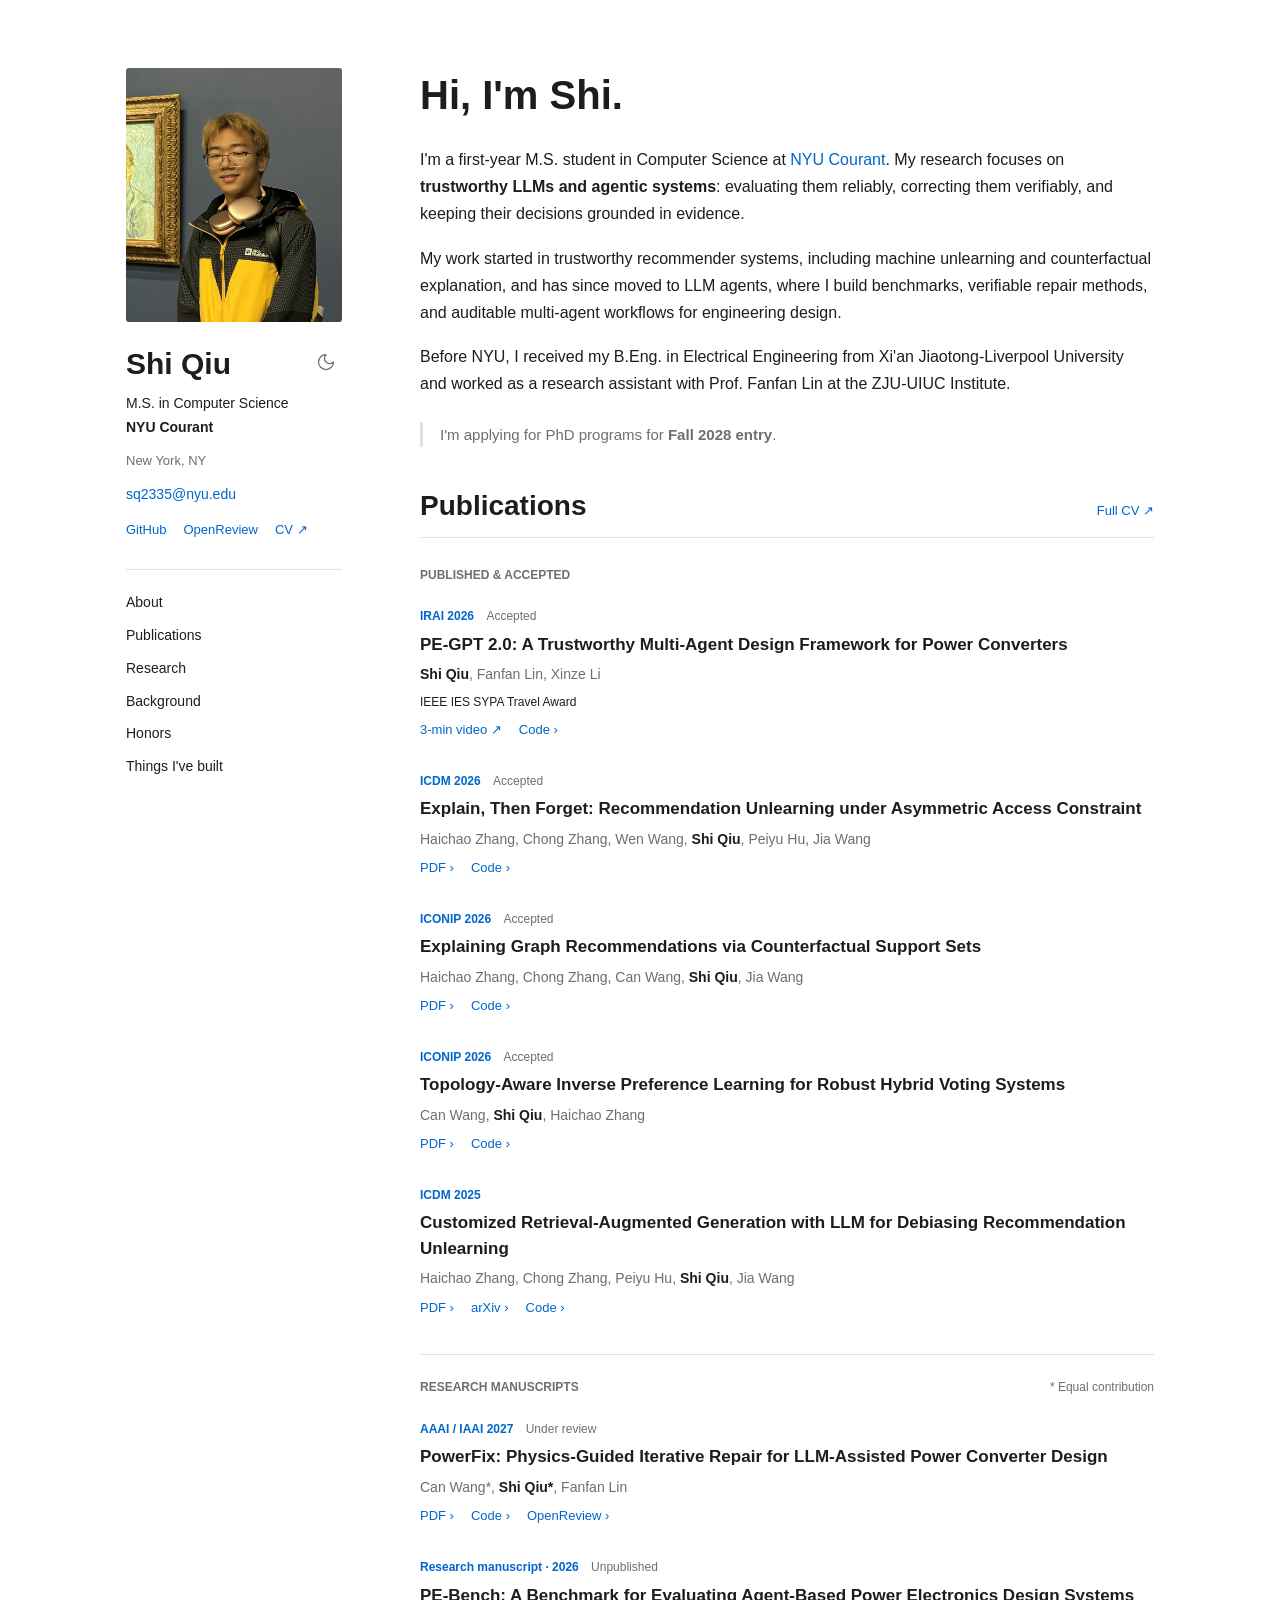
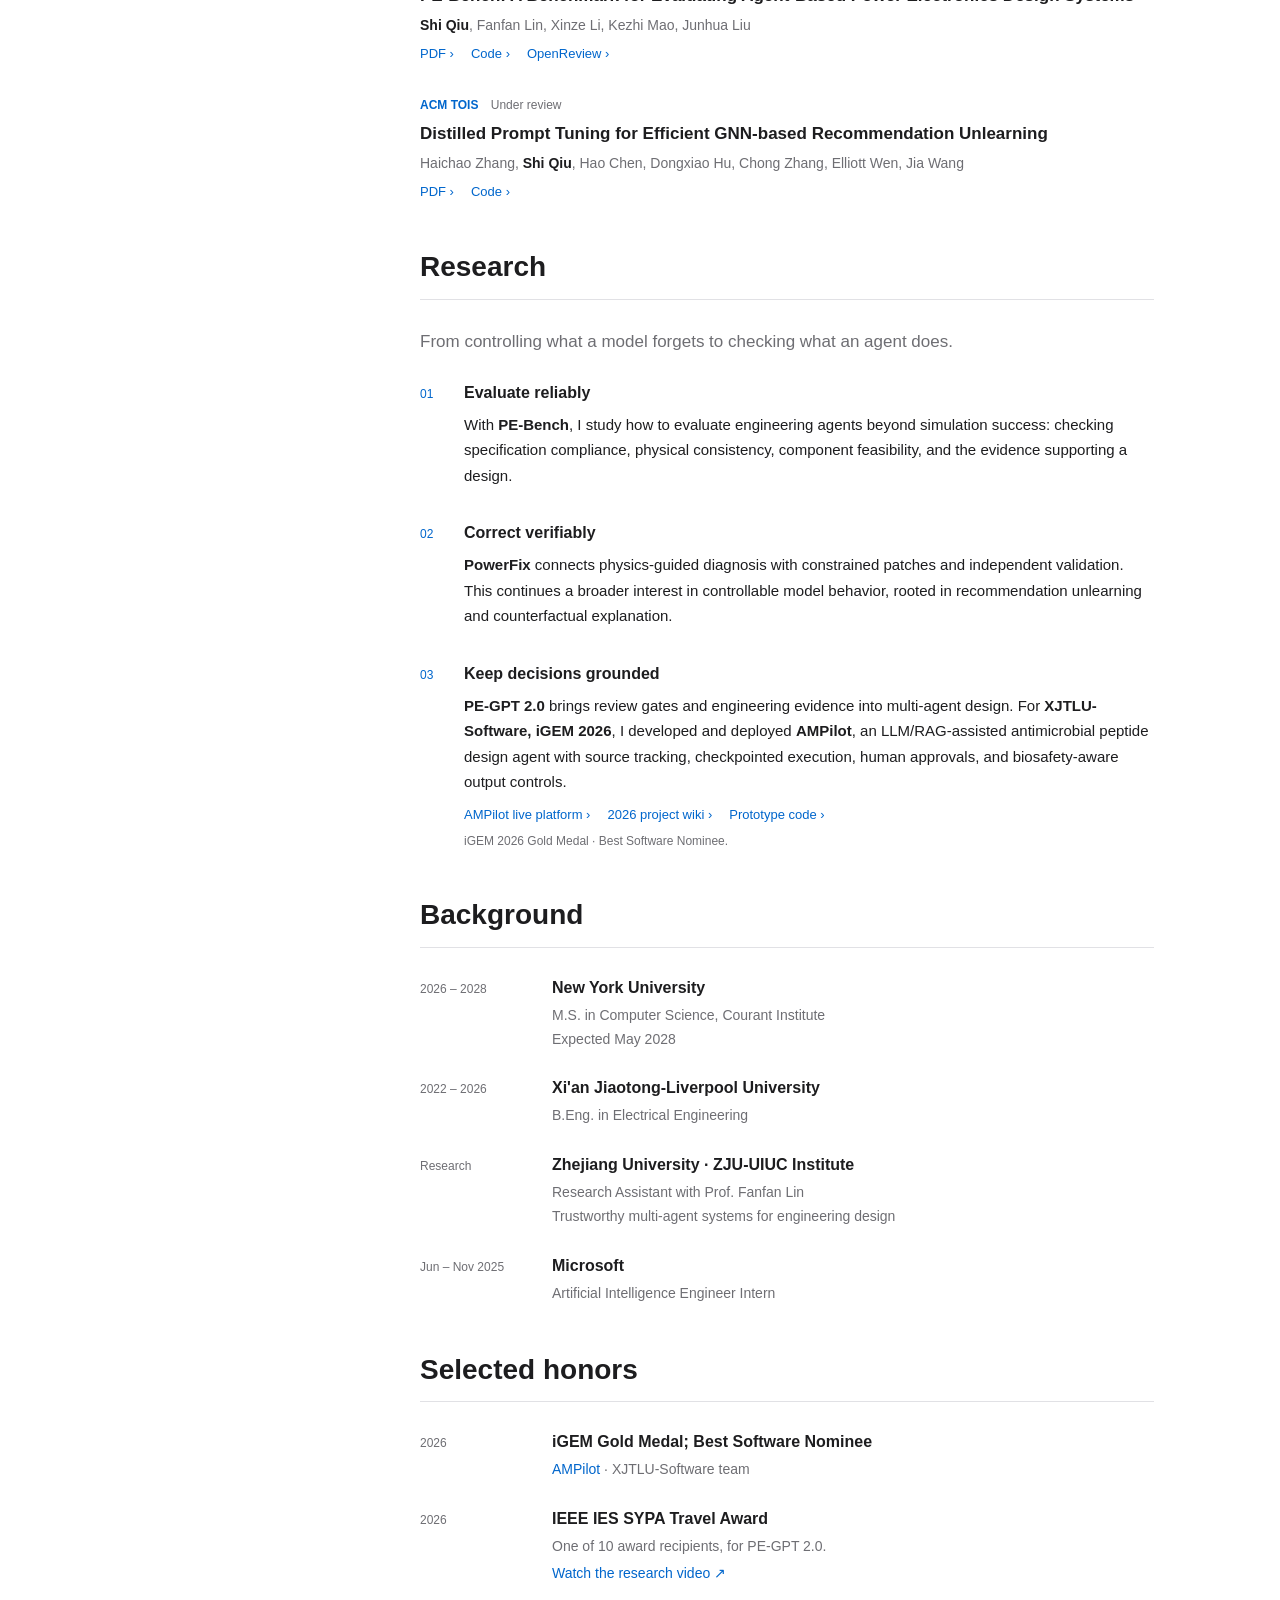
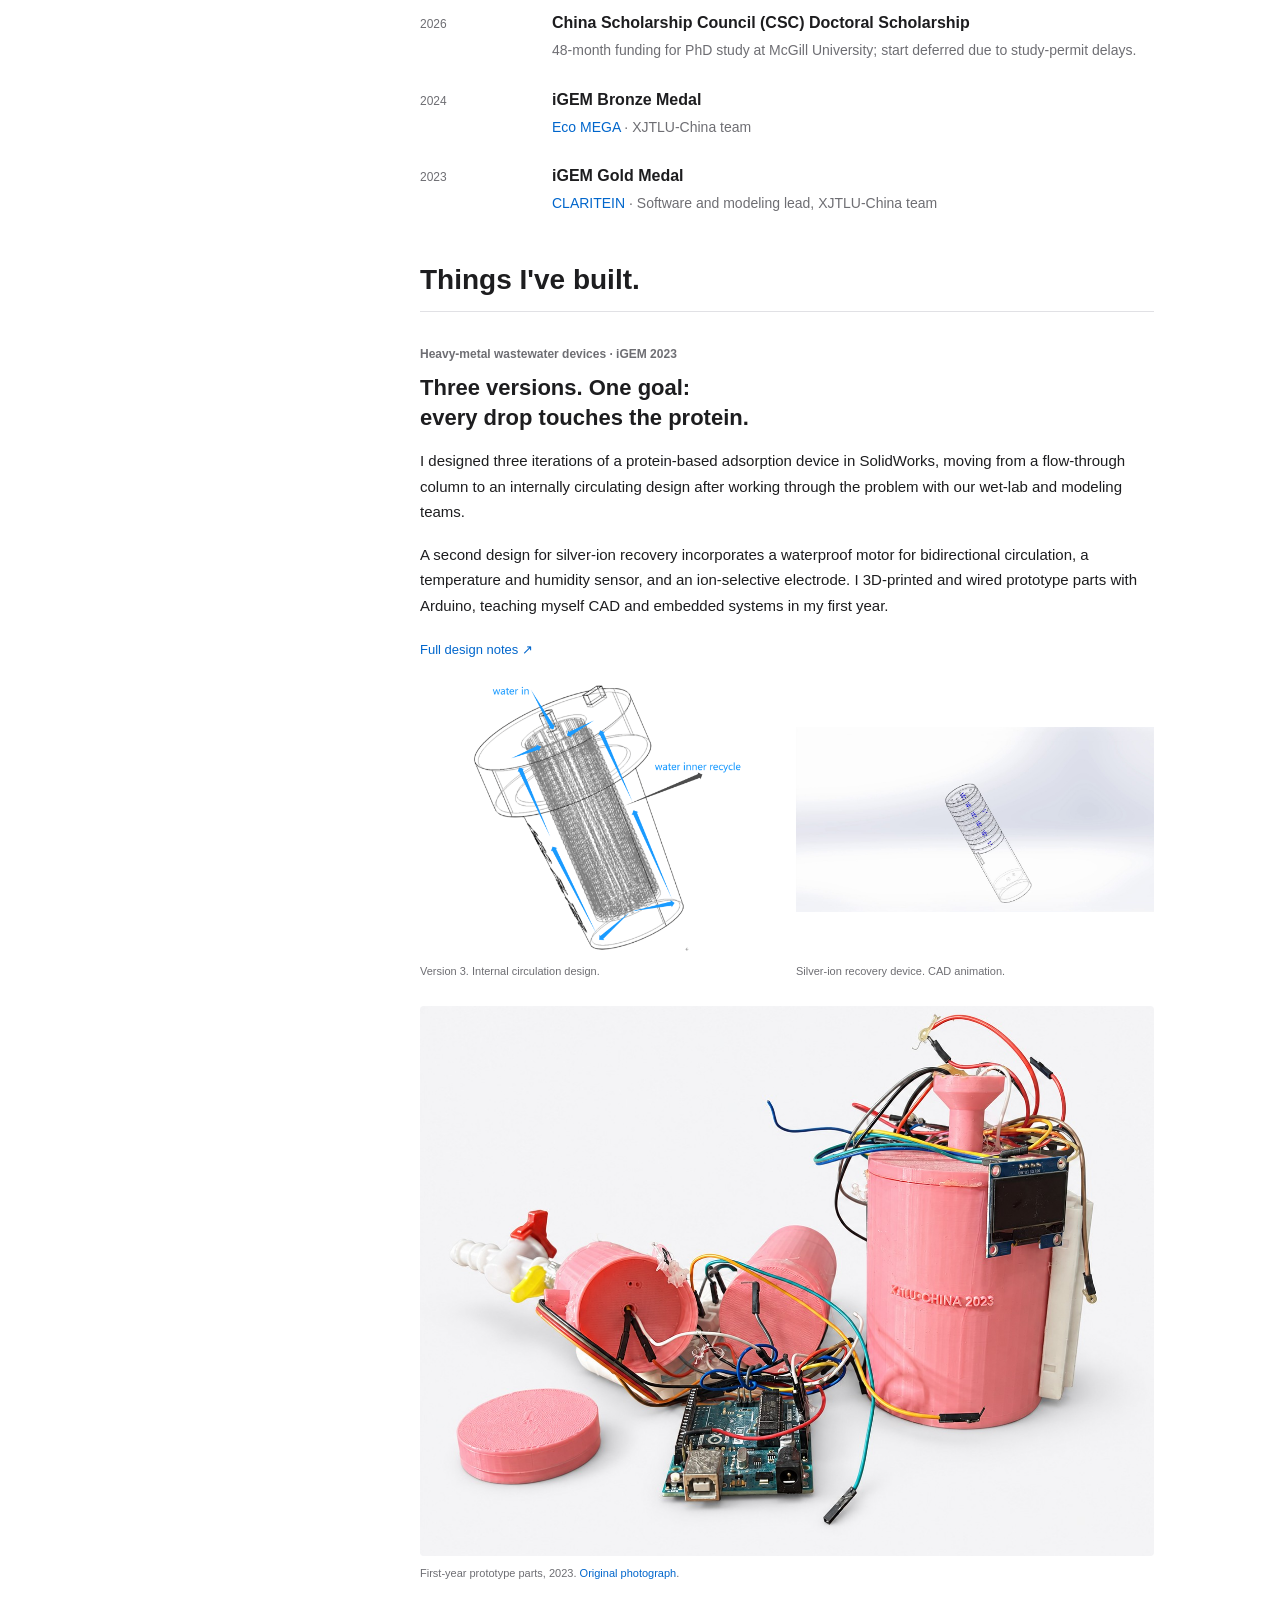
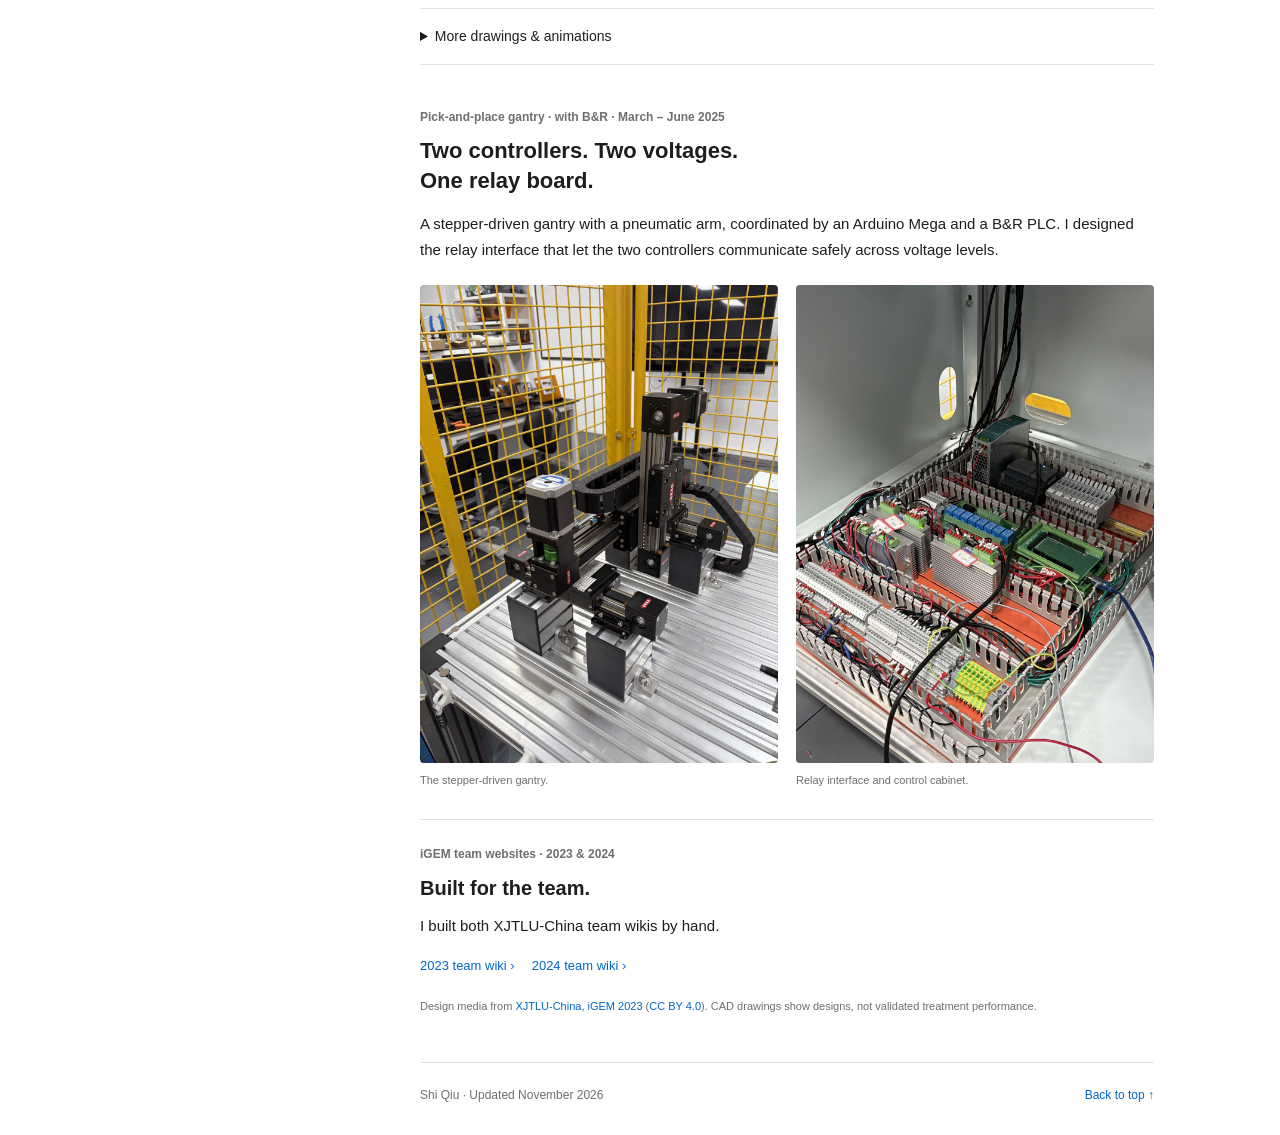
<file: docs/index.html>
<!doctype html>
<html lang="en">
<head>
  <meta charset="utf-8">
  <meta name="viewport" content="width=device-width, initial-scale=1">
  <meta name="description" content="Shi Qiu is an M.S. student at NYU Courant researching trustworthy LLMs and agentic systems: reliable evaluation, verifiable correction, and evidence-grounded decision-making.">
  <meta name="theme-color" content="#ffffff">
  <meta property="og:title" content="Shi Qiu | NYU Courant">
  <meta property="og:description" content="Trustworthy LLMs and agentic systems. Reliable evaluation, verifiable correction, and evidence-grounded decisions.">
  <meta property="og:type" content="website">
  <meta property="og:image" content="https://spongelovesorange.github.io/assets/shi-qiu.jpg">
  <link rel="canonical" href="https://spongelovesorange.github.io/">
  <link rel="icon" href="data:image/svg+xml,%3Csvg xmlns='http://www.w3.org/2000/svg' viewBox='0 0 64 64'%3E%3Crect width='64' height='64' rx='8' fill='%231b514b'/%3E%3Ctext x='32' y='43' text-anchor='middle' font-family='Georgia' font-size='38' fill='white'%3EQ%3C/text%3E%3C/svg%3E">
  <link rel="stylesheet" href="assets/style.css">
  <link rel="stylesheet" href="assets/academic.css">
  <script src="assets/theme.js"></script>
  <script src="assets/site.js" defer></script>
  <title>Shi Qiu | NYU Courant</title>
</head>
<body>
  <a class="skip" href="#main">Skip to content</a>
  <div class="layout" id="home">
    <aside class="profile" aria-label="Profile and navigation">
      <a class="portrait-link" href="assets/shi-qiu.jpg" aria-label="View photo of Shi Qiu"><img class="portrait" src="assets/shi-qiu.jpg" alt="Shi Qiu at an art museum" width="720" height="960" fetchpriority="high"></a>
      <div class="profile-copy">
        <p class="profile-name">Shi Qiu</p>
        <button class="theme-toggle" type="button" aria-label="Switch to dark mode" title="Switch to dark mode" hidden>
      <!-- Lucide moon icon, ISC license; see assets/lucide-LICENSE. -->
      <svg class="moon" aria-hidden="true" width="20" height="20" viewBox="0 0 24 24" fill="none" stroke="currentColor" stroke-width="1.5" stroke-linecap="round" stroke-linejoin="round"><path d="M12 3a6 6 0 0 0 9 9 9 9 0 1 1-9-9Z"/></svg>
      <svg class="sun" aria-hidden="true" width="20" height="20" viewBox="0 0 24 24" fill="none" stroke="currentColor" stroke-width="1.5" stroke-linecap="round" stroke-linejoin="round"><circle cx="12" cy="12" r="4"/><path d="M12 2v2M12 20v2m-7.07-17.07 1.41 1.41m11.32 11.32 1.41 1.41M2 12h2M20 12h2m-13.66 5.66-1.41 1.41m14.14-14.14-1.41 1.41"/></svg>
        </button>
        <p class="position">M.S. in Computer Science<br><span>NYU Courant</span></p>
        <p class="location">New York, NY</p>
        <a class="email" href="mailto:sq2335@nyu.edu">sq2335@nyu.edu</a>
        <div class="social"><a href="https://github.com/spongelovesorange">GitHub</a><a href="https://openreview.net/profile?id=~Shi_Qiu7">OpenReview</a><a href="files/Shi_Qiu_CV.pdf">CV <span aria-hidden="true">&#8599;</span></a></div>
      </div>
      <nav aria-label="Main navigation"><a href="#about">About</a><a href="#publications">Publications</a><a href="#research">Research</a><a href="#background">Background</a><a href="#honors">Honors</a><a href="#built">Things I've built</a></nav>
    </aside>
    <main id="main">
      <section id="about" class="about"><div class="section-inner">
      <div class="about-copy">
        <h1>Hi, I'm Shi.</h1>
        <p>I'm a first-year M.S. student in Computer Science at <a href="https://cs.nyu.edu/">NYU Courant</a>. My research focuses on <strong>trustworthy LLMs and agentic systems</strong>: evaluating them reliably, correcting them verifiably, and keeping their decisions grounded in evidence.</p>
        <p>My work started in trustworthy recommender systems, including machine unlearning and counterfactual explanation, and has since moved to LLM agents, where I build benchmarks, verifiable repair methods, and auditable multi-agent workflows for engineering design.</p>
        <p>Before NYU, I received my B.Eng. in Electrical Engineering from Xi'an Jiaotong-Liverpool University and worked as a research assistant with Prof. Fanfan Lin at the ZJU-UIUC Institute.</p>
        <p class="phd-note">I'm applying for PhD programs for <strong>Fall 2028 entry</strong>.</p>
      </div></div></section>

      <section id="publications"><div class="section-inner">
        <div class="section-heading"><h2>Publications</h2><a href="files/Shi_Qiu_CV.pdf">Full CV <span aria-hidden="true">&#8599;</span></a></div>
        <h3 class="group-heading">Published &amp; accepted</h3>
        <ol class="papers">
          <li class="paper">
            <p class="venue">IRAI 2026 <span>Accepted</span></p>
            <h4>PE-GPT 2.0: A Trustworthy Multi-Agent Design Framework for Power Converters</h4>
            <p class="authors"><strong>Shi Qiu</strong>, Fanfan Lin, Xinze Li</p>
            <p class="recognition">IEEE IES SYPA Travel Award</p>
            <div class="paper-links"><a href="https://www.youtube.com/watch?v=JzlFLe246RY">3-min video <span aria-hidden="true">&#8599;</span></a><a href="https://github.com/spongelovesorange/PE-MAS">Code</a></div>
          </li>
          <li class="paper">
            <p class="venue">ICDM 2026 <span>Accepted</span></p>
            <h4>Explain, Then Forget: Recommendation Unlearning under Asymmetric Access Constraint</h4>
            <p class="authors">Haichao Zhang, Chong Zhang, Wen Wang, <strong>Shi Qiu</strong>, Peiyu Hu, Jia Wang</p>
            <div class="paper-links"><a href="papers/ceu-explain-then-forget.pdf">PDF</a><a href="https://github.com/zhanghaichao520/Explain-and-Forget">Code</a></div>
          </li>
          <li class="paper">
            <p class="venue">ICONIP 2026 <span>Accepted</span></p>
            <h4>Explaining Graph Recommendations via Counterfactual Support Sets</h4>
            <p class="authors">Haichao Zhang, Chong Zhang, Can Wang, <strong>Shi Qiu</strong>, Jia Wang</p>
            <div class="paper-links"><a href="papers/counterfactual-support-sets.pdf">PDF</a><a href="https://github.com/zhang-haichao/CoSRec">Code</a></div>
          </li>
          <li class="paper">
            <p class="venue">ICONIP 2026 <span>Accepted</span></p>
            <h4>Topology-Aware Inverse Preference Learning for Robust Hybrid Voting Systems</h4>
            <p class="authors">Can Wang, <strong>Shi Qiu</strong>, Haichao Zhang</p>
            <div class="paper-links"><a href="papers/topology-aware-inverse-preference-learning.pdf">PDF</a><a href="https://github.com/canwang217/Topology-Aware-Inverse-Preference-Learning">Code</a></div>
          </li>
          <li class="paper">
            <p class="venue">ICDM 2025</p>
            <h4>Customized Retrieval-Augmented Generation with LLM for Debiasing Recommendation Unlearning</h4>
            <p class="authors">Haichao Zhang, Chong Zhang, Peiyu Hu, <strong>Shi Qiu</strong>, Jia Wang</p>
            <div class="paper-links"><a href="papers/rag-recommendation-unlearning.pdf">PDF</a><a href="https://arxiv.org/abs/2511.05494">arXiv</a><a href="https://github.com/zhanghaichao520/LLM_rec_unlearning">Code</a></div>
          </li>
        </ol>

        <div class="group-heading manuscript-heading"><h3>Research manuscripts</h3><span>* Equal contribution</span></div>
        <ol class="papers" start="6">
          <li class="paper">
            <p class="venue">AAAI / IAAI 2027 <span>Under review</span></p>
            <h4>PowerFix: Physics-Guided Iterative Repair for LLM-Assisted Power Converter Design</h4>
            <p class="authors">Can Wang*, <strong>Shi Qiu*</strong>, Fanfan Lin</p>
            <div class="paper-links"><a href="papers/powerfix.pdf">PDF</a><a href="https://github.com/spongelovesorange/PowerFix">Code</a><a href="https://openreview.net/forum?id=22osZ1WNTX">OpenReview</a></div>
          </li>
          <li class="paper">
            <p class="venue">Research manuscript &middot; 2026 <span>Unpublished</span></p>
            <h4>PE-Bench: A Benchmark for Evaluating Agent-Based Power Electronics Design Systems</h4>
            <p class="authors"><strong>Shi Qiu</strong>, Fanfan Lin, Xinze Li, Kezhi Mao, Junhua Liu</p>
            <div class="paper-links"><a href="papers/pe-bench.pdf">PDF</a><a href="https://github.com/spongelovesorange/PE-Bench">Code</a><a href="https://openreview.net/forum?id=fXrhGKmjPn">OpenReview</a></div>
          </li>
          <li class="paper">
            <p class="venue">ACM TOIS <span>Under review</span></p>
            <h4>Distilled Prompt Tuning for Efficient GNN-based Recommendation Unlearning</h4>
            <p class="authors">Haichao Zhang, <strong>Shi Qiu</strong>, Hao Chen, Dongxiao Hu, Chong Zhang, Elliott Wen, Jia Wang</p>
            <div class="paper-links"><a href="papers/distilled-prompt-unlearning.pdf">PDF</a><a href="https://github.com/zhanghaichao520/Prompt-Unlearning">Code</a></div>
          </li>
        </ol>
      </div></section>

      <section id="research"><div class="section-inner">
        <div class="section-heading"><h2>Research</h2></div>
        <p class="section-intro">From controlling what a model forgets to checking what an agent does.</p>
        <article class="research-row"><span class="research-number">01</span><div><h3>Evaluate reliably</h3><p>With <strong>PE-Bench</strong>, I study how to evaluate engineering agents beyond simulation success: checking specification compliance, physical consistency, component feasibility, and the evidence supporting a design.</p></div></article>
        <article class="research-row"><span class="research-number">02</span><div><h3>Correct verifiably</h3><p><strong>PowerFix</strong> connects physics-guided diagnosis with constrained patches and independent validation. This continues a broader interest in controllable model behavior, rooted in recommendation unlearning and counterfactual explanation.</p></div></article>
        <article class="research-row"><span class="research-number">03</span><div><h3>Keep decisions grounded</h3><p><strong>PE-GPT 2.0</strong> brings review gates and engineering evidence into multi-agent design. For <strong>XJTLU-Software, iGEM 2026</strong>, I developed and deployed <strong>AMPilot</strong>, an LLM/RAG-assisted antimicrobial peptide design agent with source tracking, checkpointed execution, human approvals, and biosafety-aware output controls.</p><div class="paper-links"><a href="https://ampilotlab.com">AMPilot live platform</a><a href="https://2026.igem.wiki/xjtlu-software/">2026 project wiki</a><a href="https://github.com/spongelovesorange/Aegis-AMP">Prototype code</a></div><p class="project-note">iGEM 2026 Gold Medal &middot; Best Software Nominee.</p></div></article>
      </div></section>

      <section id="background"><div class="section-inner">
        <div class="section-heading"><h2>Background</h2></div>
        <div class="background-row"><span class="date">2026 &ndash; 2028</span><div><h3>New York University</h3><p>M.S. in Computer Science, Courant Institute<br>Expected May 2028</p></div></div>
        <div class="background-row"><span class="date">2022 &ndash; 2026</span><div><h3>Xi'an Jiaotong-Liverpool University</h3><p>B.Eng. in Electrical Engineering</p></div></div>
        <div class="background-row"><span class="date">Research</span><div><h3>Zhejiang University &middot; ZJU-UIUC Institute</h3><p>Research Assistant with Prof. Fanfan Lin<br>Trustworthy multi-agent systems for engineering design</p></div></div>
        <div class="background-row"><span class="date">Jun &ndash; Nov 2025</span><div><h3>Microsoft</h3><p>Artificial Intelligence Engineer Intern</p></div></div>
      </div></section>

      <section id="honors"><div class="section-inner">
        <div class="section-heading"><h2>Selected honors</h2></div>
        <div class="honor"><span class="date">2026</span><div><h3>iGEM Gold Medal; Best Software Nominee</h3><p><a href="https://2026.igem.wiki/xjtlu-software/">AMPilot</a> &middot; XJTLU-Software team</p></div></div>
        <div class="honor"><span class="date">2026</span><div><h3>IEEE IES SYPA Travel Award</h3><p>One of 10 award recipients, for PE-GPT 2.0.</p><a href="https://www.youtube.com/watch?v=JzlFLe246RY">Watch the research video <span aria-hidden="true">&#8599;</span></a></div></div>
        <div class="honor"><span class="date">2026</span><div><h3>China Scholarship Council (CSC) Doctoral Scholarship</h3><p>48-month funding for PhD study at McGill University; start deferred due to study-permit delays.</p></div></div>
        <div class="honor"><span class="date">2024</span><div><h3>iGEM Bronze Medal</h3><p><a href="https://2024.igem.wiki/xjtlu-china/index.html">Eco MEGA</a> &middot; XJTLU-China team</p></div></div>
        <div class="honor"><span class="date">2023</span><div><h3>iGEM Gold Medal</h3><p><a href="https://2023.igem.wiki/xjtlu-china/">CLARITEIN</a> &middot; Software and modeling lead, XJTLU-China team</p></div></div>
      </div></section>
      <section id="built"><div class="section-inner">
        <div class="section-heading reveal"><h2>Things I've built.</h2></div>
        <article class="build-project">
          <div class="build-copy reveal"><p class="eyebrow">Heavy-metal wastewater devices &middot; iGEM 2023</p><h3>Three versions. One goal:<br>every drop touches the protein.</h3><p>I designed three iterations of a protein-based adsorption device in SolidWorks, moving from a flow-through column to an internally circulating design after working through the problem with our wet-lab and modeling teams.</p><p>A second design for silver-ion recovery incorporates a waterproof motor for bidirectional circulation, a temperature and humidity sensor, and an ion-selective electrode. I 3D-printed and wired prototype parts with Arduino, teaching myself CAD and embedded systems in my first year.</p><a href="https://2023.igem.wiki/xjtlu-china/hardware.html">Full design notes &#8599;</a></div>
          <div class="cad-gallery reveal">
            <figure><a href="assets/hardware/hardware3.jpg"><img src="assets/hardware/hardware3.jpg" alt="Third iteration CAD drawing showing the internal circulation path" loading="lazy"></a><figcaption>Version 3. Internal circulation design.</figcaption></figure>
            <figure><video autoplay loop muted playsinline preload="metadata" poster="assets/hardware/hardware9-poster.jpg" aria-label="Silver-ion device CAD animation"><source src="assets/hardware/hardware9.mp4" type="video/mp4"></video><figcaption>Silver-ion recovery device. CAD animation.</figcaption></figure>
          </div>
          <figure class="prototype-figure reveal"><a href="assets/igem-prototypes.jpg" aria-label="View original iGEM prototype photograph"><img src="assets/igem-prototypes-cutout.jpg" width="1448" height="1086" alt="Pink prototype parts, Arduino, OLED, and connecting wires" loading="lazy"></a><figcaption>First-year prototype parts, 2023. <a href="assets/igem-prototypes.jpg">Original photograph</a>.</figcaption></figure>
          <details class="design-archive"><summary>More drawings &amp; animations</summary><div class="archive-grid" id="design-gallery">
            <figure><a href="assets/hardware/hardware1.jpg"><img src="assets/hardware/hardware1.jpg" alt="First version flow-through column CAD drawing" loading="lazy"></a><figcaption>Version 1. Flow-through column.</figcaption></figure>
            <figure><video autoplay muted loop playsinline preload="metadata" poster="assets/hardware/hardware-for-heavy-metal-poster.jpg" aria-label="Heavy-metal adsorption device animation"><source src="assets/hardware/hardware-for-heavy-metal.mp4" type="video/mp4"></video><figcaption>Initial device animation. <a href="assets/hardware/hardware-for-heavy-metal.gif">Original GIF</a></figcaption></figure>
            <figure><a href="assets/hardware/hardware2.jpg"><img src="assets/hardware/hardware2.jpg" alt="Second version device cross-section and dimensions" loading="lazy"></a><figcaption>Version 2. Cross-section and dimensions.</figcaption></figure>
            <figure><a href="assets/hardware/hardware-12.jpg"><img src="assets/hardware/hardware-12.jpg" alt="Fabricated internal prototype structure" loading="lazy"></a><figcaption>Internal prototype structure.</figcaption></figure>
            <figure><a href="assets/hardware/hardware4.jpg"><img src="assets/hardware/hardware4.jpg" alt="Silver-ion device sensor and motor design" loading="lazy"></a><figcaption>Silver-ion device. Sensors and motor.</figcaption></figure>
            <figure><a href="assets/hardware/hardware5.jpg"><img src="assets/hardware/hardware5.jpg" alt="Silver-ion device assembly design" loading="lazy"></a><figcaption>Assembly design.</figcaption></figure>
            <figure><a href="assets/hardware/hardware6.jpg"><img src="assets/hardware/hardware6.jpg" alt="Adsorption carrier design" loading="lazy"></a><figcaption>Adsorption carrier.</figcaption></figure>
            <figure><video autoplay muted loop playsinline preload="metadata" poster="assets/hardware/hardware-10-poster.jpg" aria-label="Silver-ion device internal CAD animation"><source src="assets/hardware/hardware-10.mp4" type="video/mp4"></video><figcaption>Internal assembly animation. <a href="assets/hardware/hardware-10.gif">Original GIF</a></figcaption></figure>
            <figure><a href="assets/hardware/hardware7.jpg"><img src="assets/hardware/hardware7.jpg" alt="Silver-ion recovery hardware model" loading="lazy"></a><figcaption>Silver-ion recovery model.</figcaption></figure>
            <figure><a href="assets/hardware/hardware8.jpg"><img src="assets/hardware/hardware8.jpg" alt="Protein membrane placement in the device" loading="lazy"></a><figcaption>Protein membrane placement.</figcaption></figure>
          </div></details>
        </article>
        <article class="build-project">
          <div class="build-copy reveal"><p class="eyebrow">Pick-and-place gantry &middot; with B&amp;R &middot; March &ndash; June 2025</p><h3>Two controllers. Two voltages.<br>One relay board.</h3><p>A stepper-driven gantry with a pneumatic arm, coordinated by an Arduino Mega and a B&amp;R PLC. I designed the relay interface that let the two controllers communicate safely across voltage levels.</p></div>
          <div class="hardware-gallery reveal">
            <figure><a href="assets/br-gantry.jpg"><img src="assets/br-gantry.jpg" width="1200" height="1600" loading="lazy" alt="Stepper-driven gantry inside a yellow safety enclosure"></a><figcaption>The stepper-driven gantry.</figcaption></figure>
            <figure><a href="assets/br-controls.jpg"><img src="assets/br-controls.jpg" width="1200" height="1600" loading="lazy" alt="Control cabinet containing motor drivers, relay board, and Arduino interface wiring"></a><figcaption>Relay interface and control cabinet.</figcaption></figure>
          </div>
        </article>
        <article class="wiki-project reveal"><p class="eyebrow">iGEM team websites &middot; 2023 &amp; 2024</p><h3>Built for the team.</h3><p>I built both XJTLU-China team wikis by hand.</p><div class="paper-links"><a href="https://2023.igem.wiki/xjtlu-china/">2023 team wiki</a><a href="https://2024.igem.wiki/xjtlu-china/index.html">2024 team wiki</a></div></article>
        <p class="source-note">Design media from <a href="https://2023.igem.wiki/xjtlu-china/hardware.html">XJTLU-China, iGEM 2023</a> (<a href="https://creativecommons.org/licenses/by/4.0/">CC BY 4.0</a>). CAD drawings show designs, not validated treatment performance.</p>
      </div></section>
      <footer><div class="section-inner"><span>Shi Qiu &middot; Updated November 2026</span><a href="#home">Back to top &#8593;</a></div></footer>
    </main>
  </div>
</body>
</html>
</file>
<file: docs/assets/style.css>
:root{color-scheme:light;--ink:#252d2a;--muted:#69716c;--accent:#246257;--line:#dce1db;--paper:#fafbf9}
*{box-sizing:border-box}
html{scroll-behavior:smooth;scroll-padding-top:40px}
body{margin:0;background:var(--paper);color:var(--ink);font-family: -apple-system,BlinkMacSystemFont,"Segoe UI",sans-serif;font-size:16px;line-height:1.7;letter-spacing:0}
a{color:var(--accent);text-decoration:none;text-underline-offset:4px}
a:hover{text-decoration:underline}
a:focus-visible{outline:2px solid var(--accent);outline-offset:5px;border-radius:2px}
strong{font-weight:600}
p{margin:0 0 17px}
h1,h2,h3,h4{margin:0;font-weight:500}
h1,h2,.name{font-family:Georgia,"Times New Roman",serif}
h1{font-size:44px;line-height:1.2;margin-bottom:27px}
h2{font-size:30px;line-height:1.3}
h3{font-size:16px;font-weight:600;line-height:1.5}
h4{font-size:17px;font-weight:600;line-height:1.5}
.layout{max-width:1120px;margin:0 auto;padding:68px 46px 0;display:grid;grid-template-columns:216px minmax(0,1fr);gap:78px}
.profile{position:sticky;top:40px;align-self:start}
.portrait-link{display:block;width:100%;aspect-ratio:4/4.7;margin-bottom:23px;overflow:hidden;border-radius:3px;background:#e5e7e2}
.portrait{display:block;width:100%;height:100%;object-fit:cover;object-position:75% 62%;transform:scale(1.5);transform-origin:76% 62%}
.name{font-size:34px;line-height:1.25;color:var(--ink)}
.position{font-size:14px;line-height:1.7;margin-top:10px;margin-bottom:10px}
.position span{font-weight:600}
.location{font-size:13px;color:var(--muted);margin-bottom:8px}
.email{font-size:14px}
.social{display:flex;gap:17px;flex-wrap:wrap;font-size:13px;margin-top:12px}
nav{border-top:1px solid var(--line);margin-top:28px;padding-top:21px;display:flex;flex-direction:column;gap:9px;font-size:14px}
nav a{color:var(--ink);width:fit-content}
nav a:hover{color:var(--accent)}
.sidebar-note{font-family:Georgia,serif;font-size:14px;line-height:1.6;color:var(--muted);margin-top:32px;font-style:italic}
section{scroll-margin-top:30px;padding-bottom:46px}
.eyebrow{font-size:12px;font-weight:600;color:var(--accent);margin:0 0 18px}
.about{padding-top:3px;padding-bottom:41px}
.phd-note{margin:24px 0 0;padding-left:17px;border-left:3px solid #b67a35;font-size:15px}
.section-heading{border-bottom:1px solid var(--line);display:flex;align-items:baseline;justify-content:space-between;gap:12px;padding-bottom:13px;margin-bottom:26px}
.section-heading>a{font-size:13px;white-space:nowrap}
.group-heading{font-size:12px;color:var(--muted);font-weight:600;margin-bottom:22px;text-transform:uppercase}
.papers{padding:0;margin:0;list-style:none}
.paper{margin-bottom:28px}
.paper:last-child{margin-bottom:0}
.venue{font-size:12px;color:var(--accent);font-weight:600;line-height:1.7;margin:0 0 5px}
.venue span{color:var(--muted);font-weight:400;display:inline-block;margin-left:9px}
.authors{font-size:14px;line-height:1.65;color:#606862;margin:6px 0}
.authors strong{color:var(--ink)}
.paper-links{display:flex;flex-wrap:wrap;gap:17px;font-size:13px;font-weight:500;margin-top:6px}
.recognition{font-size:12px;color:#80521c;margin:6px 0 0}
.manuscript-heading{display:flex;align-items:baseline;justify-content:space-between;flex-wrap:wrap;gap:8px;margin-top:35px;padding-top:22px;border-top:1px solid var(--line)}
.manuscript-heading h3{font-size:12px}
.manuscript-heading span{font-size:12px;text-transform:none;font-weight:400}
.section-intro{color:var(--muted);font-family:Georgia,serif;font-size:18px;line-height:1.6;margin-bottom:26px}
.research-row{display:grid;grid-template-columns:28px minmax(0,1fr);gap:16px;margin-bottom:24px}
.research-row:last-child{margin-bottom:0}
.research-number{font-size:12px;color:var(--accent);line-height:26px;font-variant-numeric:tabular-nums}
.research-row h3{margin-bottom:7px}
.research-row p{font-size:15px;margin-bottom:9px}
.research-row a{font-size:13px}
.research-row .project-note{font-size:12px;color:var(--muted);margin-top:5px;margin-bottom:0}
.background-row,.honor{display:grid;grid-template-columns:112px minmax(0,1fr);gap:20px;margin-bottom:25px}
.background-row:last-child,.honor:last-child{margin-bottom:0}
.date{font-size:12px;color:var(--muted);padding-top:3px}
.background-row p,.honor p{font-size:14px;color:#606862;margin:4px 0 0;line-height:1.7}
.honor a{font-size:14px}
footer{font-size:12px;color:var(--muted);border-top:1px solid var(--line);padding:22px 0 30px;display:flex;justify-content:space-between;gap:15px;flex-wrap:wrap}
.skip{position:absolute;left:10px;top:-100px;background:white;padding:8px 16px;z-index:10}
.skip:focus{top:10px}
@media(min-width:1400px){.layout{max-width:1180px;gap:98px;padding-top:82px}}
@media(max-width:900px){.layout{padding:42px 30px 0;grid-template-columns:175px minmax(0,1fr);gap:42px}.name{font-size:30px}.social{gap:12px}.sidebar-note{display:none}h1{font-size:38px}}
@media(max-width:680px){html{scroll-padding-top:20px}.layout{display:block;padding:28px 23px 0}.profile{position:static;display:grid;grid-template-columns:108px minmax(0,1fr);gap:0 22px;margin-bottom:32px}.portrait-link{margin:0;aspect-ratio:4/5.6;align-self:start}.name{font-size:29px}.position{font-size:13px;margin:5px 0 6px}.location{display:none}.email{font-size:13px}.social{font-size:12px;gap:13px;margin-top:7px}nav{grid-column:1/-1;flex-direction:row;flex-wrap:wrap;gap:9px 21px;margin-top:23px;padding-top:15px;font-size:13px}.eyebrow{font-size:11px;margin-bottom:13px}h1{font-size:36px;margin-bottom:23px}h2{font-size:27px}body{font-size:15px}.about{padding-bottom:34px}.section-heading{margin-bottom:23px}.paper{margin-bottom:27px}h4{font-size:16px}.authors{font-size:13px}.venue{font-size:11px}.background-row,.honor{grid-template-columns:88px minmax(0,1fr);gap:13px}.date{font-size:11px}.background-row h3,.honor h3{font-size:15px}section{padding-bottom:38px}.phd-note{font-size:14px}.research-row{gap:10px}.research-row p{font-size:14px}}
@media(prefers-reduced-motion:reduce){html{scroll-behavior:auto}}
@media print{.layout{display:block;padding:0;max-width:none}.profile{position:static;display:block}.portrait-link,nav,.sidebar-note,.skip,footer{display:none}.name{font-size:25px}.position{margin:0}.profile{margin-bottom:24px}.social{margin:0}.about h1{display:none}body{font-size:11pt;background:white}.paper,.honor,.background-row,.research-row{break-inside:avoid}section{padding-bottom:20px}a{color:inherit}h2{font-size:20pt}}
</file>
<file: docs/assets/academic.css>
:root{--ink:#1d1d1f;--muted:#6e6e73;--accent:#0066cc;--line:#e1e1e5;--paper:#fff;--soft:#f5f5f7;--font:-apple-system,BlinkMacSystemFont,"SF Pro Display","Inter","Helvetica Neue",Arial,sans-serif}
:root[data-theme="dark"]{color-scheme:dark;--ink:#f5f5f7;--muted:#a1a1a6;--accent:#2997ff;--line:#38383a;--paper:#161617;--soft:#242426}
@media(prefers-color-scheme:dark){:root:not([data-theme="light"]){color-scheme:dark;--ink:#f5f5f7;--muted:#a1a1a6;--accent:#2997ff;--line:#38383a;--paper:#161617;--soft:#242426}}
body,h1,h2,.name,.section-intro,.sidebar-note{font-family:var(--font);letter-spacing:0}html{scroll-behavior:auto}h1{font-size:40px;font-weight:650}h2{font-size:28px;font-weight:600}.eyebrow{color:var(--muted)}.profile-copy{position:relative}.profile-name{font-size:30px;line-height:1.25;font-weight:600;padding-right:35px;margin:0}.theme-toggle{position:absolute;right:0;top:1px;width:32px;height:32px;border:0;border-radius:50%;padding:6px;color:var(--muted);background:none;cursor:pointer}.theme-toggle:hover{background:var(--soft)}.theme-toggle[hidden]{display:none}.theme-toggle:focus-visible,summary:focus-visible{outline:2px solid var(--accent);outline-offset:4px}.theme-toggle .sun{display:none}[data-theme="dark"] .theme-toggle .sun{display:block}[data-theme="dark"] .theme-toggle .moon{display:none}.sidebar-note{font-style:normal;font-size:13px}.phd-note{border-color:var(--line);color:var(--muted)}.authors,.background-row p,.honor p{color:var(--muted)}.recognition{color:var(--ink);font-weight:500}.section-intro{font-size:17px}.section-heading{margin-bottom:28px}.paper{margin-bottom:30px}.paper-links a::after{content:" \203a"}.paper-links a:has(span)::after{content:none}footer{display:block}footer .section-inner{display:flex;justify-content:space-between;gap:15px;flex-wrap:wrap}.skip{background:var(--paper)}
.build-project{margin-top:32px}.build-copy{margin-bottom:23px}.build-copy .eyebrow,.wiki-project .eyebrow{font-size:12px;margin-bottom:8px}.build-copy h3{font-size:22px;line-height:1.35;margin-bottom:16px}.build-copy p{font-size:15px}.build-copy>a{font-size:13px}.cad-gallery,.hardware-gallery,.archive-grid{display:grid;grid-template-columns:1fr 1fr;gap:18px;align-items:start}figure{margin:0}figure>a{display:block}figure img{display:block;width:100%;height:auto;border-radius:4px}figcaption{font-size:11px;color:var(--muted);line-height:1.6;margin-top:9px}.cad-gallery img,.cad-gallery video,.archive-grid img,.archive-grid video{display:block;width:100%;height:auto;aspect-ratio:4/3;object-fit:contain;background:white;border-radius:4px}.hardware-gallery img{aspect-ratio:3/4;object-fit:contain}.prototype-figure{margin:25px 0}.design-archive{padding:16px 0;border-block:1px solid var(--line)}.design-archive summary{font-size:14px;cursor:pointer}.archive-grid{margin-top:24px;row-gap:24px}.source-note{font-size:11px;color:var(--muted);margin:20px 0 0}.wiki-project{margin-top:30px;padding-top:24px;border-top:1px solid var(--line)}.wiki-project h3{font-size:20px;margin-bottom:10px}.wiki-project p{font-size:15px}.build-project+.build-project{margin-top:42px}
.reveal-pending{opacity:0;transform:translateY(12px)}.reveal-visible{opacity:1;transform:none;transition:opacity .5s ease,transform .5s ease}
@media(max-width:680px){h1{font-size:34px}h2{font-size:26px}.profile-name{font-size:27px}.theme-toggle{width:28px;height:28px;padding:4px}.build-copy h3{font-size:21px}.cad-gallery,.hardware-gallery,.archive-grid{grid-template-columns:1fr;gap:24px}.build-copy h3 br{display:none}.build-copy h3 br::after{content:" "}.profile-copy{min-width:0}.email{overflow-wrap:anywhere}}
.build-copy h3 br{display:initial}.build-copy h3 br::after{content:none}
@media(prefers-reduced-motion:reduce){.reveal-pending{opacity:1;transform:none}.reveal-visible{transition:none}}
@media print{.theme-toggle{display:none}.reveal-pending{opacity:1;transform:none}figure{break-inside:avoid}.profile-copy{position:static}body{background:white;color:black}}
</file>
